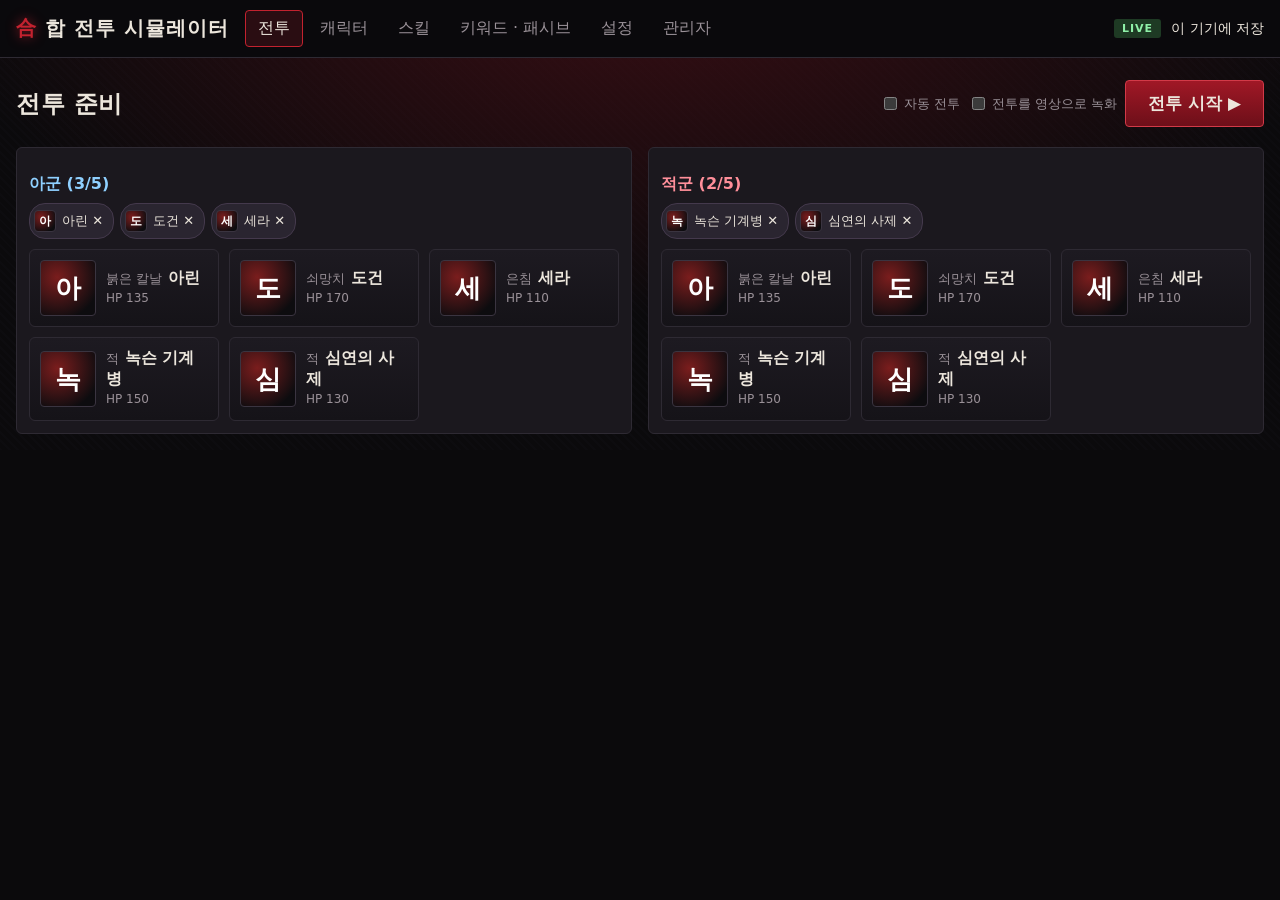
<file: index.html>
<!doctype html>
<html lang="ko">
<head>
  <meta charset="utf-8">
  <meta name="viewport" content="width=device-width, initial-scale=1">
  <title>합 전투 시뮬레이터</title>
  <meta name="description" content="림버스 컴퍼니식 합·코인·죄악 속성 전투 시뮬레이터. AI로 키워드/패시브/VFX를 구현합니다.">
  <link rel="stylesheet" href="css/style.css">
</head>
<body>
  <header class="top">
    <div class="logo"><span class="logo-mark">合</span> 합 전투 시뮬레이터</div>
    <nav id="tabs" class="tabs"></nav>
    <div id="header-right" class="header-right"></div>
  </header>

  <main>
    <section id="tab-battle" class="tab"></section>
    <section id="tab-characters" class="tab" hidden></section>
    <section id="tab-skills" class="tab" hidden></section>
    <section id="tab-effects" class="tab" hidden></section>
    <section id="tab-settings" class="tab" hidden></section>
    <section id="tab-admin" class="tab" hidden></section>
  </main>

  <div id="fx-text-layer"></div>
  <div id="toasts"></div>
  <script type="module" src="js/main.js"></script>
</body>
</html>
</file>
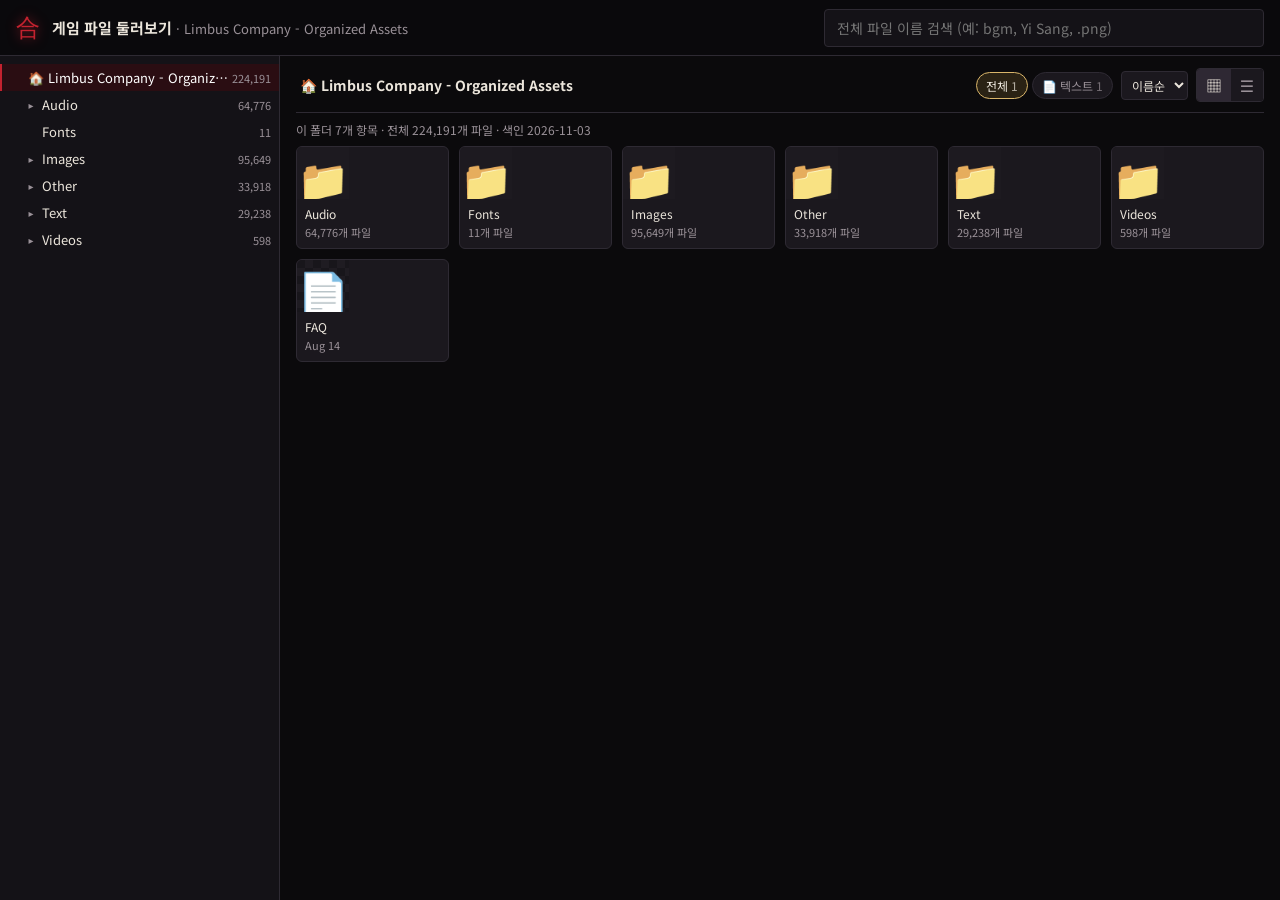
<file: files/index.html>
<!doctype html>
<html lang="ko">
<head>
  <meta charset="utf-8">
  <meta name="viewport" content="width=device-width, initial-scale=1">
  <title>게임 파일 둘러보기</title>
  <meta name="description" content="공개 Google Drive 에 정리된 게임 에셋(이미지·오디오·영상·폰트·텍스트)을 폴더·검색·미리보기로 둘러봅니다.">
  <link rel="preconnect" href="https://fonts.googleapis.com">
  <link rel="preconnect" href="https://fonts.gstatic.com" crossorigin>
  <link href="https://fonts.googleapis.com/css2?family=Black+Han+Sans&family=Noto+Sans+KR:wght@400;700;900&display=swap" rel="stylesheet">
  <link rel="stylesheet" href="files.css">
</head>
<body>
  <header class="top">
    <a class="logo" href="../"><span class="logo-mark">合</span></a>
    <div class="title"><b>게임 파일 둘러보기</b> <span id="src-title" class="muted"></span></div>
    <div class="search">
      <input id="q" type="search" placeholder="전체 파일 이름 검색 (예: bgm, Yi Sang, .png)" autocomplete="off">
    </div>
    <button id="tree-toggle" class="btn small only-mobile" aria-label="폴더 목록">☰ 폴더</button>
  </header>

  <div class="layout">
    <aside id="tree" class="tree" aria-label="폴더"></aside>
    <main class="main">
      <div class="toolbar">
        <nav id="crumbs" class="crumbs" aria-label="경로"></nav>
        <div class="tools">
          <div id="kinds" class="chips" role="group" aria-label="종류 필터"></div>
          <select id="sort" aria-label="정렬">
            <option value="name">이름순</option>
            <option value="kind">종류순</option>
          </select>
          <div class="seg" role="group" aria-label="보기">
            <button data-view="grid" class="active" title="격자">▦</button>
            <button data-view="list" title="목록">☰</button>
          </div>
        </div>
      </div>
      <div id="status" class="status"></div>
      <div id="items" class="items grid"></div>
      <div id="more" class="more"></div>
    </main>
  </div>

  <div id="viewer" class="viewer" hidden>
    <div class="viewer-bar">
      <div class="viewer-name"><span id="v-icon"></span> <b id="v-name"></b> <span id="v-path" class="muted"></span></div>
      <div class="viewer-actions">
        <button class="btn small" id="v-prev" title="이전 (←)">◀</button>
        <button class="btn small" id="v-next" title="다음 (→)">▶</button>
        <a class="btn small" id="v-open" target="_blank" rel="noopener">Drive에서 열기</a>
        <a class="btn small" id="v-dl" target="_blank" rel="noopener">다운로드</a>
        <button class="btn small" id="v-close" title="닫기 (Esc)">✕</button>
      </div>
    </div>
    <div id="v-body" class="viewer-body"></div>
  </div>

  <script type="module" src="files.js"></script>
</body>
</html>
</file>
<file: css/style.css>
:root {
  --bg: #0b0a0c;
  --bg2: #141217;
  --panel: #1b181e;
  --line: #2e2a33;
  --text: #ece6dc;
  --muted: #9a9198;
  --gold: #d9b56a;
  --red: #c3222f;
  --ok: #4fd18b;
  --err: #ff5566;
  --ai: #b98cff;
  --font: system-ui, -apple-system, 'Segoe UI', 'Apple SD Gothic Neo', 'Malgun Gothic', Roboto, sans-serif;
  font-family: var(--font);
  color-scheme: dark;
}
* { box-sizing: border-box; }
html, body { margin: 0; background: var(--bg); color: var(--text); min-height: 100%; }
body {
  background:
    radial-gradient(1200px 600px at 50% -10%, #3a0e14 0%, transparent 60%),
    repeating-linear-gradient(45deg, #0d0c0f 0 2px, #0b0a0c 2px 6px);
}
body.test-server { box-shadow: inset 0 0 0 3px #e8a51e; }
a { color: var(--gold); }
code { color: var(--muted); font-size: 0.8em; }
[hidden] { display: none !important; }

/* ---------- header ---------- */
.top {
  position: sticky; top: 0; z-index: 20;
  display: flex; align-items: center; gap: 16px; flex-wrap: wrap;
  padding: 10px 16px; background: rgb(10, 9, 12); border-bottom: 1px solid var(--line);
}
.logo { font-family: var(--font); font-weight: 900; font-size: 20px; letter-spacing: 1px; white-space: nowrap; }
.logo-mark { color: var(--red); text-shadow: 0 0 12px #ff2a3a88; }
.tabs { display: flex; gap: 4px; flex-wrap: wrap; flex: 1; }
.tab-btn { background: none; border: 1px solid transparent; color: var(--muted); padding: 7px 12px; border-radius: 4px; cursor: pointer; font: inherit; }
.tab-btn:hover { color: var(--text); }
.tab-btn.active { color: var(--text); border-color: var(--red); background: #2a0d12; }
.header-right { display: flex; align-items: center; gap: 10px; flex-wrap: wrap; }
.user { display: inline-flex; gap: 6px; align-items: center; font-size: 14px; }
.user img { width: 24px; height: 24px; border-radius: 50%; }
.server-badge { font-size: 11px; font-weight: 900; padding: 3px 8px; border-radius: 3px; background: #1e3a24; color: #8ff0a8; letter-spacing: 1px; }
.server-badge.test { background: #4a3205; color: #ffcf5a; }

main { max-width: 1400px; margin: 0 auto; padding: 16px; }

/* ---------- buttons / inputs ---------- */
.btn {
  font: inherit; font-size: 14px; color: var(--text); background: #26222b; border: 1px solid #3c3642;
  padding: 8px 14px; border-radius: 4px; cursor: pointer; text-decoration: none; display: inline-flex; align-items: center; gap: 6px;
}
.btn:hover:not(:disabled) { border-color: var(--gold); }
.btn:disabled { opacity: 0.45; cursor: not-allowed; }
.btn.primary { background: linear-gradient(180deg, #a01826, #6d0f19); border-color: #d23a48; font-weight: 700; }
.btn.big { font-size: 17px; padding: 11px 22px; }
.btn.small { font-size: 12px; padding: 5px 9px; }
.btn.active { border-color: var(--gold); color: var(--gold); }
.btn.ai { background: linear-gradient(180deg, #3d2462, #241640); border-color: var(--ai); color: #e6d8ff; }
.btn.loading { animation: pulse 1s infinite; }
@keyframes pulse { 50% { opacity: 0.6; } }
.icon-btn { background: none; border: 0; color: var(--muted); cursor: pointer; font-size: 16px; padding: 4px 8px; }
.icon-btn:hover { color: var(--text); }
.inp { width: 100%; font: inherit; font-size: 14px; color: var(--text); background: #0f0e11; border: 1px solid #3a3440; border-radius: 4px; padding: 7px 9px; }
textarea.inp { font-family: ui-monospace, Consolas, monospace; font-size: 12.5px; resize: vertical; }
.color-inp { width: 44px; height: 34px; padding: 0; border: 1px solid #3a3440; background: none; border-radius: 4px; }
.field { display: flex; flex-direction: column; gap: 4px; min-width: 0; }
.field-label { font-size: 12px; color: var(--muted); }
.hint { color: var(--muted); font-size: 12px; }
.row { display: flex; gap: 8px; align-items: center; flex-wrap: wrap; margin: 6px 0; }
.row .inp { flex: 1; min-width: 160px; }
.grid2, .grid3, .grid4 { display: grid; gap: 10px; margin-bottom: 10px; }
.grid2 { grid-template-columns: repeat(2, minmax(0, 1fr)); }
.grid3 { grid-template-columns: repeat(3, minmax(0, 1fr)); }
.grid4 { grid-template-columns: repeat(4, minmax(0, 1fr)); }
@media (max-width: 640px) { .grid3, .grid4 { grid-template-columns: repeat(2, minmax(0, 1fr)); } }
.check { display: block; font-size: 14px; margin: 4px 0; }
.check small { color: var(--muted); }
.chip { font-size: 12px; background: #2a2530; padding: 3px 8px; border-radius: 10px; white-space: nowrap; }
.badge { font-size: 10.5px; padding: 2px 6px; border-radius: 3px; background: #2c2832; color: var(--muted); margin-left: 4px; }
.badge.admin { background: #5a1520; color: #ffb3bd; }
.src-user { background: #173a2b; color: #8ff0b8; }
.src-live { background: #1b2c4a; color: #9cc2ff; }
.src-test { background: #4a3205; color: #ffcf5a; }
.panel { background: var(--panel); border: 1px solid var(--line); border-radius: 6px; padding: 16px; margin-bottom: 16px; }
.warn { background: #3a1a10; border: 1px solid #a5502a; padding: 8px; border-radius: 4px; font-size: 13px; margin: 8px 0; }
h2 { font-family: var(--font); font-weight: 900; letter-spacing: 0.5px; margin: 0; }
h3 { margin: 14px 0 8px; font-size: 16px; }
h4 { margin: 14px 0 6px; font-size: 13px; color: var(--gold); letter-spacing: 0.5px; }
.sub-head { margin-top: 28px; color: var(--muted); }

/* ---------- lists ---------- */
.list-head { display: flex; justify-content: space-between; align-items: center; gap: 12px; margin-bottom: 14px; flex-wrap: wrap; }
.card-grid { display: grid; grid-template-columns: repeat(auto-fill, minmax(250px, 1fr)); gap: 10px; }
.card-grid.compact { grid-template-columns: repeat(auto-fill, minmax(170px, 1fr)); }
.item-card {
  display: flex; gap: 10px; align-items: center; text-align: left; font: inherit; color: var(--text);
  background: linear-gradient(180deg, #1d1a21, #151318); border: 1px solid var(--line); border-radius: 6px; padding: 10px; cursor: pointer; min-width: 0;
}
.item-card:hover:not(.static) { border-color: var(--gold); transform: translateY(-1px); }
.item-info { min-width: 0; flex: 1; }
.item-title { font-weight: 700; overflow: hidden; text-overflow: ellipsis; }
.item-title small { color: var(--muted); font-weight: 400; }
.item-sub { font-size: 12px; color: var(--muted); margin: 2px 0 4px; overflow: hidden; text-overflow: ellipsis; display: -webkit-box; -webkit-line-clamp: 2; -webkit-box-orient: vertical; }
.sin-dot { display: inline-block; width: 10px; height: 10px; border-radius: 50%; margin-right: 6px; box-shadow: 0 0 6px currentColor; }

.portrait { width: 56px; height: 56px; border-radius: 4px; object-fit: cover; flex: none; border: 1px solid #3a3440; background: #0e0d10; }
.portrait.placeholder { display: grid; place-items: center; font-family: var(--font); font-weight: 900; font-size: 26px; color: #fff; background: radial-gradient(circle at 30% 30%, var(--c, #7a1d1d), #0d0c0f 80%); }
.portrait.small { width: 42px; height: 42px; font-size: 20px; }
.portrait.tiny { width: 22px; height: 22px; font-size: 12px; }
.portrait.big { width: 120px; height: 120px; font-size: 54px; }

/* ---------- modal / editor ---------- */
.modal-wrap { position: fixed; inset: 0; z-index: 50; background: rgba(0, 0, 0, 0.7); display: grid; place-items: center; padding: 16px; }
.modal { background: var(--bg2); border: 1px solid #4a2a30; border-radius: 8px; width: min(860px, 100%); max-height: calc(100vh - 32px); display: flex; flex-direction: column; box-shadow: 0 0 60px #000; }
.modal-head { display: flex; justify-content: space-between; align-items: center; padding: 12px 16px; border-bottom: 1px solid var(--line); }
.modal-head h3 { margin: 0; }
.modal-body { padding: 16px; overflow: auto; }
.modal-actions { display: flex; justify-content: flex-end; gap: 8px; padding: 12px 16px; border-top: 1px solid var(--line); }
.img-picker { display: flex; gap: 14px; align-items: center; margin-bottom: 12px; flex-wrap: wrap; }
.img-picker > div:last-child { display: flex; flex-direction: column; gap: 6px; }
.msg-list, .skill-rows { display: flex; flex-direction: column; gap: 6px; }
.msg-row { display: flex; gap: 6px; align-items: center; flex-wrap: wrap; }
.msg-row .inp { flex: 1; min-width: 120px; width: auto; }
.msg-row select.inp { flex: 0 1 140px; }
.msg-row input[type=number].inp { flex: 0 0 70px; }
.check-list { max-height: 160px; overflow: auto; border: 1px solid var(--line); border-radius: 4px; padding: 6px 10px; }

/* ---------- setup ---------- */
.setup { display: grid; grid-template-columns: 1fr 1fr; gap: 16px; }
@media (max-width: 900px) { .setup { grid-template-columns: 1fr; } }
.setup-col { background: var(--panel); border: 1px solid var(--line); border-radius: 6px; padding: 12px; }
.setup-col.ally h3 { color: #8fd0ff; }
.setup-col.enemy h3 { color: #ff8f9a; }
.picked { display: flex; gap: 6px; flex-wrap: wrap; min-height: 36px; margin-bottom: 10px; }
.pick-chip { display: inline-flex; align-items: center; gap: 6px; background: #2a2530; border: 1px solid #44394c; color: var(--text); border-radius: 16px; padding: 3px 10px 3px 4px; cursor: pointer; font: inherit; font-size: 13px; }

/* ---------- arena ---------- */
#arena { will-change: transform; position: relative; border: 1px solid #3a1d22; border-radius: 8px; padding: 12px; background: radial-gradient(900px 400px at 50% 50%, #241016, #0d0b0e 70%); min-height: 560px; overflow: hidden; }
.arena-top { display: flex; align-items: center; gap: 8px 12px; margin-bottom: 10px; flex-wrap: wrap; }
.turn-label { font-family: var(--font); font-weight: 900; font-size: 22px; color: var(--gold); flex: 1; }
.speed-ctl { display: flex; gap: 4px; align-items: center; font-size: 12px; color: var(--muted); }
.row-units { display: flex; gap: 12px; justify-content: center; flex-wrap: wrap; min-height: 160px; }
.row-units.enemy { margin-bottom: 18px; }
.row-units.ally { margin-top: 18px; }
.arena-actions { display: flex; justify-content: center; gap: 10px; margin-top: 16px; }

.unit {
  position: relative; width: 210px; background: linear-gradient(180deg, #1f1b23, #121014); border: 1px solid #3a3440; border-radius: 6px;
  padding: 10px 10px 8px; transition: transform 0.18s, border-color 0.2s, box-shadow 0.2s, opacity 0.4s;
}
.unit.enemy { border-color: #5a2630; }
.unit.ally { border-color: #24425a; }
.unit.selected { border-color: var(--gold); box-shadow: 0 0 18px #d9b56a66; }
#arena.targeting .unit.enemy:not(.dead) { cursor: crosshair; box-shadow: 0 0 0 2px #ff4455aa, 0 0 22px #ff223366; }
.unit.dead { opacity: 0.32; filter: grayscale(1); }
.unit.staggered { border-color: #ffe066; box-shadow: 0 0 16px #ffe06655; }
.unit.clashing { transform: scale(1.06); z-index: 3; }
.unit.ally.lunge { transform: translateY(-18px) scale(1.04); }
.unit.enemy.lunge { transform: translateY(18px) scale(1.04); }
.unit-img { width: 100%; height: 110px; border-radius: 4px; }
.unit-img.placeholder { font-size: 54px; }
.unit-name { font-weight: 700; margin: 6px 0 4px; white-space: nowrap; overflow: hidden; text-overflow: ellipsis; }
.unit-name small { color: var(--muted); font-weight: 400; }
.speed-die {
  position: absolute; top: -12px; left: -12px; z-index: 2; width: 36px; height: 36px; display: grid; place-items: center; line-height: 1;
  font-family: var(--font); font-weight: 900; font-size: 18px; color: #fff;
}
.speed-die::before { content: ''; position: absolute; inset: 4px; z-index: -1; background: #0d0c0f; border: 2px solid var(--gold); border-radius: 5px; transform: rotate(45deg); box-shadow: 0 0 10px #d9b56a55; }
.hpbar, .spbar { position: relative; height: 14px; background: #0a090b; border: 1px solid #3a3440; border-radius: 2px; overflow: hidden; margin-bottom: 4px; }
.hpfill { height: 100%; background: linear-gradient(90deg, #8c1220, #e0313f); transition: width 0.35s; }
.unit.ally .hpfill { background: linear-gradient(90deg, #8a6a1e, #f0c858); }
.stg-mark { position: absolute; top: 0; bottom: 0; width: 2px; background: #ffe066; box-shadow: 0 0 4px #ffe066; }
.hptext, .sptext { position: absolute; inset: 0; font-size: 10.5px; line-height: 13px; text-align: center; text-shadow: 0 0 3px #000, 0 0 3px #000; }
.spbar { height: 10px; }
.spbar::after { content: ''; position: absolute; left: 50%; top: 0; bottom: 0; width: 1px; background: #666; }
.spfill { position: absolute; top: 0; bottom: 0; background: #4fb8ff; transition: all 0.35s; }
.spfill.neg { background: #9b5cff; }
.sptext { font-size: 9px; line-height: 9px; }
.statuses { display: flex; flex-wrap: wrap; gap: 3px; min-height: 18px; }
.status-chip { font-size: 10.5px; padding: 1px 5px; border-radius: 3px; background: color-mix(in srgb, var(--c) 22%, #0d0c0f); border: 1px solid var(--c); color: #fff; }
.status-chip b { color: var(--c); }
.status-chip i { color: var(--muted); font-style: normal; }
.stg-label { position: absolute; top: 40px; left: 0; right: 0; text-align: center; font-family: var(--font); font-weight: 900; font-size: 22px; color: #ffe066; text-shadow: 0 0 10px #000, 0 0 16px #ffaa00; pointer-events: none; }
.intent { font-size: 11.5px; margin-top: 6px; color: var(--muted); }
.intent.mine { color: #cfe8ff; }
.skill-badge { color: #fff; padding: 1px 6px; border-radius: 3px; background: color-mix(in srgb, var(--c) 45%, #000); border-left: 3px solid var(--c); }

.hand { display: flex; gap: 4px; margin-top: 8px; }
.skill-card {
  position: relative; flex: 1; min-width: 0; display: flex; flex-direction: column; align-items: center; gap: 1px; cursor: pointer; font: inherit; color: #fff;
  background: linear-gradient(180deg, color-mix(in srgb, var(--c) 55%, #000), #120f14); border: 1px solid var(--c); border-radius: 4px; padding: 5px 3px; overflow: hidden;
}
.skill-card img { width: 100%; height: 34px; object-fit: cover; border-radius: 2px; }
.skill-card.def { filter: saturate(0.6); }
.skill-card.chosen { outline: 2px solid #fff; box-shadow: 0 0 14px var(--c); transform: translateY(-3px); }
.skill-card:hover:not(:disabled) { transform: translateY(-2px); }
.sc-name { font-size: 10.5px; font-weight: 700; white-space: nowrap; overflow: hidden; text-overflow: ellipsis; max-width: 100%; }
.sc-pow { font-size: 10px; color: #ffe9b0; }
.sc-type { position: absolute; top: 1px; right: 3px; font-size: 10px; }

/* clash stage */
#clash-stage {
  position: absolute; left: 50%; top: 50%; transform: translate(-50%, -50%); z-index: 6;
  display: flex; align-items: center; gap: 14px; padding: 14px 18px; border-radius: 10px;
  background: rgba(8, 6, 9, 0.88); border: 1px solid #6a2a34; box-shadow: 0 0 60px #000, 0 0 30px #ff22331f;
  transition: opacity 0.2s;
}
#clash-stage.hidden { opacity: 0; pointer-events: none; }
.vs { font-family: var(--font); font-weight: 900; font-size: 34px; color: var(--gold); text-shadow: 0 0 14px #ff5500; min-width: 60px; text-align: center; }
.clash-side { width: 190px; text-align: center; padding: 8px; border-radius: 8px; border: 2px solid var(--c); background: linear-gradient(180deg, color-mix(in srgb, var(--c) 30%, #000), #0b090c); transition: transform 0.15s, filter 0.2s; }
.clash-side.win { transform: scale(1.06); box-shadow: 0 0 24px var(--c); }
.clash-side.lose { filter: brightness(0.6); transform: scale(0.96); }
.clash-side.winner { box-shadow: 0 0 40px var(--c), 0 0 4px #fff; }
.clash-img { width: 100%; height: 76px; object-fit: cover; border-radius: 4px; }
.clash-skill { font-weight: 900; margin-top: 6px; }
.clash-meta { font-size: 11px; color: var(--muted); }
.clash-power { font-family: var(--font); font-weight: 900; font-size: 52px; line-height: 1.1; color: #fff; text-shadow: 0 0 16px var(--c), 0 0 2px #000; }
.clash-power.bump { animation: bump 0.3s; }
@keyframes bump { 0% { transform: scale(1.7); } 100% { transform: scale(1); } }
.coins { display: flex; justify-content: center; gap: 6px; }
.coin { width: 18px; height: 18px; border-radius: 50%; background: radial-gradient(circle at 35% 35%, #fff3c4, #c99a2c 60%, #6b4b10); border: 1px solid #ffe29a; }
.coin.tails { background: radial-gradient(circle at 35% 35%, #8d8d96, #44434a 60%, #1e1d22); border-color: #777; }
.coin.flip { animation: flip 0.35s; }
.coin.broken { opacity: 0.15; transform: scale(0.7); }
@keyframes flip { 0% { transform: rotateX(0) translateY(0); } 50% { transform: rotateX(540deg) translateY(-14px); } 100% { transform: rotateX(720deg) translateY(0); } }
@media (max-width: 700px) {
  .clash-side { width: 120px; }
  .clash-power { font-size: 36px; }
  .unit { width: 160px; }
  .unit-img { height: 80px; }
}

#battle-log { margin-top: 12px; height: 220px; overflow: auto; background: #0b0a0d; border: 1px solid var(--line); border-radius: 6px; padding: 8px 12px; font-size: 12.5px; font-family: ui-monospace, Consolas, monospace; }
.log { padding: 1px 0; color: #cfc8d2; }
.log.turn { color: var(--gold); font-weight: 700; margin-top: 4px; }
.log.clash { color: #ffd6db; }
.log.win { color: #9effc4; }
.log.hit { color: #bdb6c0; }
.log.status { color: #b2c9ff; }
.log.dot { color: #ffb28a; }
.log.stagger { color: #ffe066; }
.log.death { color: #ff6b7a; }
.log.sys { color: var(--ai); }
.log.error { color: var(--err); }

.result-banner { position: fixed; inset: 0; z-index: 40; display: flex; flex-direction: column; gap: 20px; align-items: center; justify-content: center; background: rgba(0, 0, 0, 0.55); font-family: var(--font); font-weight: 900; font-size: 96px; pointer-events: none; }
.result-banner .btn { pointer-events: auto; font-family: var(--font); font-weight: 400; }
.result-banner.win { color: #ffd166; text-shadow: 0 0 40px #ff9900; }
.result-banner.lose { color: #ff3355; text-shadow: 0 0 40px #990011; }

/* ---------- VFX ---------- */
#vfx-canvas { position: fixed; inset: 0; width: 100vw; height: 100vh; pointer-events: none; z-index: 60; }
.vfx-flash { position: fixed; inset: 0; z-index: 59; pointer-events: none; opacity: 0.25; animation: flash 0.35s forwards; }
@keyframes flash { to { opacity: 0; } }

.pop-num { position: fixed; z-index: 61; pointer-events: none; transform: translate(-50%, 0); font-family: var(--font); font-weight: 900; font-size: 30px; color: #fff; text-shadow: 0 0 6px #000, 0 0 2px #000; animation: popup 1.1s forwards; }
.pop-num.crit { font-size: 40px; color: #ffe066; text-shadow: 0 0 14px #ff7700, 0 0 2px #000; }
.pop-num.res-치명, .pop-num.res-취약 { color: #ff6b6b; }
.pop-num.res-견딤, .pop-num.res-내성 { color: #9aa4b0; }
.pop-num.res-label { font-size: 15px; margin-top: -22px; }
.pop-num.dot { color: #ff9a5a; font-size: 22px; }
.pop-num.heal { color: #7dff9e; }
.pop-num.blocked { color: #9fb7c9; font-size: 20px; }
@keyframes popup { 0% { opacity: 0; transform: translate(-50%, 10px) scale(1.6); } 15% { opacity: 1; transform: translate(-50%, 0) scale(1); } 100% { opacity: 0; transform: translate(-50%, -50px) scale(0.9); } }

/* Flashy shaking clash text */
#fx-text-layer { position: fixed; inset: 0; pointer-events: none; z-index: 62; }
.fx-shout {
  position: fixed; left: 50%; top: 32%; transform: translate(-50%, -50%);
  font-family: var(--font); font-weight: 900; font-size: clamp(30px, 6vw, 68px); white-space: nowrap; letter-spacing: 2px;
  animation: shout-in 0.25s cubic-bezier(.2, 1.6, .4, 1) both, shout-out 0.4s 1.3s forwards;
}
.fx-shout.positioned { font-size: clamp(22px, 3.6vw, 40px); }
.fx-shout.big { top: 45%; font-size: clamp(60px, 14vw, 150px); animation: shout-in 0.35s cubic-bezier(.2, 1.6, .4, 1) both, shout-out 0.5s 2.1s forwards; }
.fx-shout > span {
  display: inline-block; color: #fff;
  background: linear-gradient(180deg, #ffffff 0%, var(--c) 55%, color-mix(in srgb, var(--c) 50%, #000) 100%);
  -webkit-background-clip: text; background-clip: text; -webkit-text-fill-color: transparent;
  filter: drop-shadow(0 0 8px var(--c)) drop-shadow(0 2px 0 #000);
  will-change: transform;
  animation: shout-shake 0.07s infinite;
}
.fx-shout::before {
  content: attr(data-text); position: absolute; inset: 0; color: var(--c); opacity: 0.4;
  will-change: transform; animation: shout-ghost 0.12s infinite;
}
@keyframes shout-in { 0% { transform: translate(-50%, -50%) scale(2.6) skewX(-12deg); opacity: 0; } 100% { transform: translate(-50%, -50%) scale(1) skewX(-6deg); opacity: 1; } }
@keyframes shout-out { to { transform: translate(-50%, -60%) scale(1.15) skewX(-6deg); opacity: 0; } }
@keyframes shout-shake {
  0% { transform: translate(0, 0) rotate(0); } 25% { transform: translate(-3px, 2px) rotate(-1deg); }
  50% { transform: translate(3px, -2px) rotate(1deg); } 75% { transform: translate(-2px, -3px) rotate(0); } 100% { transform: translate(2px, 3px) rotate(-1deg); }
}
@keyframes shout-ghost { 0% { transform: translate(-6px, 1px); } 50% { transform: translate(5px, -2px); } 100% { transform: translate(-3px, 3px); } }
@media (prefers-reduced-motion: reduce) {
  .fx-shout > span, .fx-shout::before { animation: none; }
}

/* ---------- admin ---------- */
.admin-chat { display: flex; flex-direction: column; gap: 6px; max-height: 280px; overflow: auto; margin: 10px 0; }
.chat-msg { padding: 8px 10px; border-radius: 6px; font-size: 13.5px; max-width: 85%; white-space: pre-wrap; }
.chat-msg.user { align-self: flex-end; background: #3a1520; }
.chat-msg.assistant { align-self: flex-start; background: #241a36; border: 1px solid #4b3577; }
.bundle { display: flex; flex-direction: column; gap: 6px; margin: 10px 0; }
.bundle-item { background: #121015; border: 1px solid var(--line); border-radius: 4px; padding: 6px 10px; }
.bundle-item pre { font-size: 11.5px; overflow: auto; max-height: 300px; }
.server-row { display: flex; align-items: center; gap: 6px; padding: 6px 0; border-bottom: 1px solid var(--line); flex-wrap: wrap; }
.spacer { flex: 1; }

/* ---------- toasts ---------- */
#toasts { position: fixed; right: 16px; bottom: 16px; z-index: 80; display: flex; flex-direction: column; gap: 8px; max-width: min(420px, calc(100vw - 32px)); }
.toast { background: #221e26; border: 1px solid #443c4c; border-left: 4px solid var(--gold); padding: 10px 12px; border-radius: 4px; font-size: 13.5px; box-shadow: 0 6px 20px #000; animation: toast-in 0.2s; }
.toast.ok { border-left-color: var(--ok); }
.toast.error { border-left-color: var(--err); }
@keyframes toast-in { from { transform: translateY(10px); opacity: 0; } }

/* ---------- recording ---------- */
.rec-ctl { display: flex; gap: 6px; align-items: center; }
.rec-dot { font-size: 11px; font-weight: 900; color: #ff3344; letter-spacing: 1px; display: inline-flex; align-items: center; gap: 5px; }
.rec-dot::before { content: ''; width: 10px; height: 10px; border-radius: 50%; background: #ff2233; box-shadow: 0 0 8px #ff2233; animation: pulse 1s infinite; }
.rec-check { display: inline-flex; align-items: center; gap: 4px; margin: 0; font-size: 13px; color: var(--muted); }
.result-banner .row { justify-content: center; }
.hash-out { word-break: break-all; color: var(--gold); }

/* ---------- passives ---------- */
.passive-box { display: flex; flex-direction: column; gap: 8px; align-items: flex-start; }
.passive-box .check-list { width: 100%; }
.check-row { display: flex; align-items: center; gap: 6px; justify-content: space-between; }
.passives { display: flex; flex-wrap: wrap; gap: 3px; margin-bottom: 4px; }
.passive-chip { font-size: 10.5px; padding: 1px 6px; border-radius: 3px; color: var(--c); border: 1px solid color-mix(in srgb, var(--c) 60%, transparent); background: color-mix(in srgb, var(--c) 12%, #0d0c0f); cursor: help; }

/* ---------- AI live view ---------- */
.ai-live { border: 1px solid #4b3577; border-radius: 6px; background: #0c0a10; margin: 8px 0; overflow: hidden; }
.ai-live-head { font-size: 12px; padding: 6px 10px; background: #1a1326; color: #cdb6ff; font-variant-numeric: tabular-nums; }
.ai-live[data-phase="write"] .ai-live-head { color: #9effc4; }
.ai-live[data-phase="done"] .ai-live-head { color: #9effc4; background: #10241a; }
.ai-live[data-phase="fail"] .ai-live-head { color: var(--err); background: #2a1014; }
.ai-live-head::first-letter { animation: pulse 1s infinite; }
.ai-live-body { max-height: 260px; overflow: auto; padding: 8px 10px; font-family: ui-monospace, Consolas, monospace; font-size: 12px; line-height: 1.5; }
.ai-live-thought { color: #7d7290; font-style: italic; white-space: pre-wrap; word-break: break-word; }
.ai-live-thought:empty { display: none; }
.ai-live-code { margin: 6px 0 0; color: #e8f6ff; white-space: pre-wrap; word-break: break-all; }
.ai-live-code:empty { display: none; }
.ai-live[data-phase="write"] .ai-live-code::after { content: '▌'; color: #9effc4; animation: pulse 0.8s infinite; }

/* attack weight */
.sc-weight { color: #ffcc66; font-weight: 700; }
.unit.weight-hit { box-shadow: 0 0 0 2px #ffcc66, 0 0 22px #ffaa3388; }

/* auto battle */
.auto-btn.active { border-color: #4fd18b; color: #9effc4; background: #10241a; }
.auto-btn.active::before { content: ''; display: inline-block; width: 7px; height: 7px; border-radius: 50%; background: #4fd18b; margin-right: 2px; animation: pulse 1s infinite; }

/* phones: compact header (logo + status on one line, tabs scroll sideways) */
@media (max-width: 640px) {
  .top { gap: 6px 10px; padding: 8px 12px; }
  .logo { font-size: 17px; }
  .header-right { margin-left: auto; gap: 6px; font-size: 12px; }
  .tabs { order: 3; flex: 1 0 100%; flex-wrap: nowrap; overflow-x: auto; scrollbar-width: none; }
  .tabs::-webkit-scrollbar { display: none; }
  .tab-btn { white-space: nowrap; padding: 6px 10px; }
  main { padding: 10px; }
  #arena { padding: 10px 8px; }
  .row-units { gap: 8px; }
}

/* unbreakable coins (red) */
.coin.ub { background: radial-gradient(circle at 35% 35%, #ffd0d0, #d4202f 60%, #5e0710); border-color: #ff8a8a; box-shadow: 0 0 6px #ff223388; }
.coin.ub.tails { background: radial-gradient(circle at 35% 35%, #a36a6a, #5a1d22 60%, #250609); border-color: #a54b4b; }
.coin.weak { opacity: 0.6; transform: scale(0.82); outline: 1px dashed #ff8a8a; outline-offset: 1px; }
.sc-ub { color: #ff6b78; font-weight: 700; }
.ub-coins { display: flex; flex-wrap: wrap; gap: 10px; }
.ub-coin-pick { display: inline-flex; align-items: center; gap: 4px; font-size: 13px; cursor: pointer; }
.ub-coin-pick .coin { width: 14px; height: 14px; display: inline-block; }
</file>
<file: files/files.css>
:root {
  --bg: #0b0a0c;
  --bg2: #141217;
  --panel: #1b181e;
  --line: #2e2a33;
  --text: #ece6dc;
  --muted: #9a9198;
  --gold: #d9b56a;
  --red: #c3222f;
  --hdr: 56px;
  font-family: 'Noto Sans KR', system-ui, sans-serif;
  color-scheme: dark;
}
* { box-sizing: border-box; }
html, body { margin: 0; background: var(--bg); color: var(--text); height: 100%; }
body { overflow: hidden; }
[hidden] { display: none !important; }
a { color: var(--gold); }
.muted { color: var(--muted); font-weight: 400; }

/* header */
.top {
  height: var(--hdr); display: flex; align-items: center; gap: 12px; padding: 0 16px;
  background: rgba(10, 9, 12, 0.95); border-bottom: 1px solid var(--line);
}
.logo { font-family: 'Black Han Sans', sans-serif; font-size: 24px; text-decoration: none; }
.logo-mark { color: var(--red); text-shadow: 0 0 12px #ff2a3a88; }
.title { white-space: nowrap; overflow: hidden; text-overflow: ellipsis; font-size: 15px; }
.title .muted { font-size: 13px; }
.search { flex: 1; min-width: 0; display: flex; justify-content: flex-end; }
.search input {
  width: 100%; max-width: 440px; font: inherit; font-size: 14px; color: var(--text);
  background: var(--bg2); border: 1px solid var(--line); border-radius: 4px; padding: 8px 12px;
}
.search input:focus { outline: none; border-color: var(--gold); }

.btn {
  font: inherit; font-size: 14px; color: var(--text); background: #26222b; border: 1px solid #3c3642;
  padding: 7px 12px; border-radius: 4px; cursor: pointer; text-decoration: none; display: inline-flex; align-items: center; gap: 6px; white-space: nowrap;
}
.btn:hover:not(:disabled) { border-color: var(--gold); }
.btn:disabled { opacity: .4; cursor: default; }
.btn.small { font-size: 12px; padding: 5px 9px; }
.only-mobile { display: none; }

/* layout */
.layout { display: flex; height: calc(100% - var(--hdr)); }
.tree {
  width: 280px; flex: none; overflow: auto; border-right: 1px solid var(--line); background: var(--bg2);
  padding: 8px 0; font-size: 13px;
}
.main { flex: 1; min-width: 0; overflow: auto; padding: 0 16px 24px; }

/* tree */
.t-row { display: flex; align-items: center; gap: 4px; padding: 4px 8px; cursor: pointer; white-space: nowrap; border-left: 2px solid transparent; }
.t-row:hover { background: #221e26; }
.t-row.active { background: #2a0d12; border-left-color: var(--red); color: #fff; }
.t-caret { width: 14px; flex: none; color: var(--muted); text-align: center; font-size: 10px; }
.t-name { overflow: hidden; text-overflow: ellipsis; flex: 1; }
.t-count { color: var(--muted); font-size: 11px; }

/* toolbar */
.toolbar {
  position: sticky; top: 0; z-index: 5; background: var(--bg);
  display: flex; flex-wrap: wrap; align-items: center; justify-content: space-between; gap: 10px;
  padding: 12px 0 10px; border-bottom: 1px solid var(--line);
}
.crumbs { display: flex; flex-wrap: wrap; align-items: center; gap: 2px; font-size: 14px; min-width: 0; }
.crumbs button { font: inherit; background: none; border: 0; color: var(--muted); cursor: pointer; padding: 2px 4px; border-radius: 3px; }
.crumbs button:hover { color: var(--text); background: #221e26; }
.crumbs button:last-child { color: var(--text); font-weight: 700; }
.crumbs .sep { color: #4a4450; }
.tools { display: flex; flex-wrap: wrap; align-items: center; gap: 8px; }
.chips { display: flex; flex-wrap: wrap; gap: 4px; }
.chip {
  font: inherit; font-size: 12px; color: var(--muted); background: var(--panel); border: 1px solid var(--line);
  padding: 4px 9px; border-radius: 999px; cursor: pointer;
}
.chip.active { color: var(--text); border-color: var(--gold); background: #2a2214; }
.chip .n { opacity: .7; margin-left: 3px; }
select { font: inherit; font-size: 12px; color: var(--text); background: var(--panel); border: 1px solid var(--line); border-radius: 4px; padding: 4px 6px; }
.seg { display: inline-flex; border: 1px solid var(--line); border-radius: 4px; overflow: hidden; }
.seg button { font: inherit; background: var(--panel); color: var(--muted); border: 0; padding: 4px 9px; cursor: pointer; }
.seg button.active { color: var(--text); background: #2e2833; }

.status { color: var(--muted); font-size: 12px; padding: 8px 0; }

/* items */
.items.grid { display: grid; grid-template-columns: repeat(auto-fill, minmax(150px, 1fr)); gap: 10px; }
.card {
  background: var(--panel); border: 1px solid var(--line); border-radius: 6px; overflow: hidden; cursor: pointer;
  display: flex; flex-direction: column; text-align: left; font: inherit; color: inherit; padding: 0;
}
.card:hover, .card:focus-visible { border-color: var(--gold); outline: none; }
.thumb {
  aspect-ratio: 1; display: grid; place-items: center; overflow: hidden; position: relative;
  background: repeating-conic-gradient(#1f1c22 0 25%, #18161b 0 50%) 0 0 / 16px 16px;
}
.thumb img { max-width: 100%; max-height: 100%; object-fit: contain; image-rendering: auto; }
.thumb .ico { font-size: 42px; filter: saturate(.8); }
.card .meta { padding: 6px 8px 8px; min-width: 0; }
.card .nm { font-size: 12px; word-break: break-all; display: -webkit-box; -webkit-line-clamp: 2; -webkit-box-orient: vertical; overflow: hidden; }
.card .sub { font-size: 11px; color: var(--muted); margin-top: 2px; white-space: nowrap; overflow: hidden; text-overflow: ellipsis; }
.card.folder .thumb { background: #1d1a20; }

.items.list { display: flex; flex-direction: column; }
.items.list .card { flex-direction: row; align-items: center; border-radius: 0; border-width: 0 0 1px; background: none; gap: 10px; padding: 4px 4px; }
.items.list .card:hover { background: #18151b; }
.items.list .thumb { width: 36px; height: 36px; flex: none; border-radius: 4px; }
.items.list .thumb .ico { font-size: 20px; }
.items.list .meta { display: flex; flex: 1; gap: 12px; align-items: baseline; padding: 0; }
.items.list .nm { flex: 1; -webkit-line-clamp: 1; font-size: 13px; }
.items.list .sub { flex: none; max-width: 40%; }

.more { padding: 16px 0; text-align: center; color: var(--muted); font-size: 12px; }
.empty { padding: 40px 0; text-align: center; color: var(--muted); }

/* viewer */
.viewer { position: fixed; inset: 0; z-index: 50; background: rgba(5, 4, 6, .96); display: flex; flex-direction: column; }
.viewer-bar { display: flex; flex-wrap: wrap; gap: 8px; align-items: center; justify-content: space-between; padding: 10px 16px; border-bottom: 1px solid var(--line); }
.viewer-name { min-width: 0; overflow: hidden; text-overflow: ellipsis; white-space: nowrap; font-size: 14px; }
.viewer-name .muted { font-size: 12px; }
.viewer-actions { display: flex; gap: 6px; flex-wrap: wrap; }
.viewer-body { flex: 1; min-height: 0; display: grid; place-items: center; padding: 16px; overflow: auto; }
.viewer-body img { max-width: 100%; max-height: calc(100vh - 100px); object-fit: contain; background: repeating-conic-gradient(#1f1c22 0 25%, #18161b 0 50%) 0 0 / 20px 20px; }
.viewer-body iframe { width: min(1100px, 100%); height: calc(100vh - 100px); border: 1px solid var(--line); border-radius: 6px; background: #111; }
.viewer-body audio { width: min(640px, 100%); }
.v-audio { display: flex; flex-direction: column; align-items: center; gap: 16px; width: 100%; }
.v-audio .big { font-size: 80px; }
.v-note { color: var(--muted); font-size: 12px; text-align: center; max-width: 520px; line-height: 1.6; }

@media (max-width: 760px) {
  .only-mobile { display: inline-flex; }
  .title .muted { display: none; }
  .search input { max-width: none; }
  .top { gap: 8px; }
  .title { display: none; }
  .tree { position: fixed; top: var(--hdr); bottom: 0; left: 0; z-index: 30; width: min(320px, 85vw); transform: translateX(-100%); transition: transform .2s; box-shadow: 4px 0 20px #000a; }
  .tree.open { transform: none; }
  .items.grid { grid-template-columns: repeat(auto-fill, minmax(110px, 1fr)); gap: 8px; }
  .items.list .sub { display: none; }
  .tools { width: 100%; }
}
</file>
